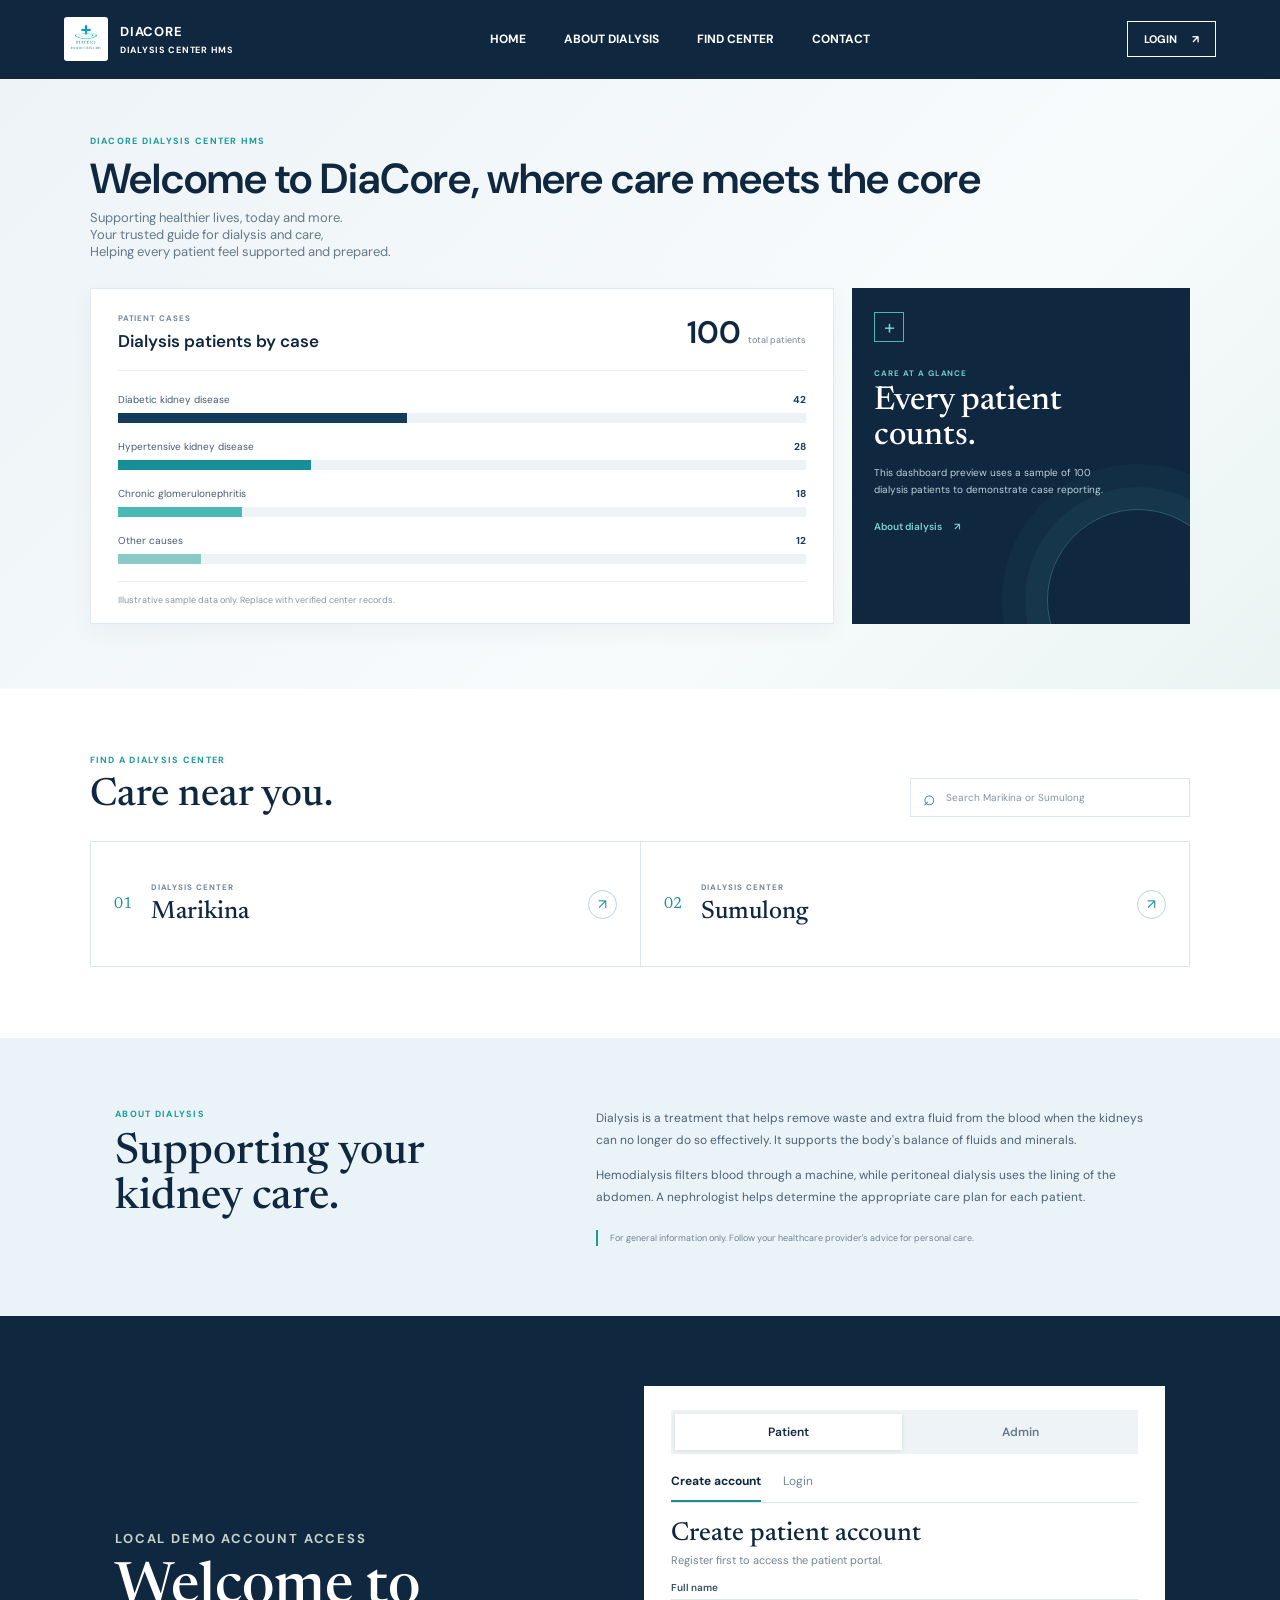
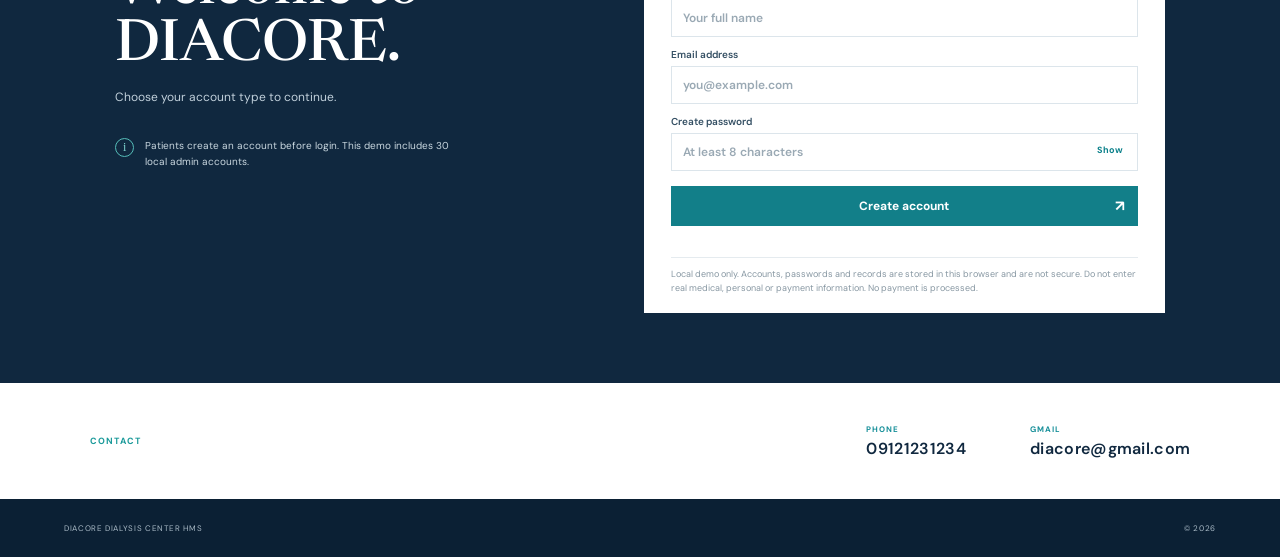
<file: index.html>
<!DOCTYPE html>
<html lang="en">
<head>
    <meta charset="UTF-8">
    <meta name="viewport" content="width=device-width, initial-scale=1.0">
    <meta name="theme-color" content="#10283f">
    <title>DIACORE Dialysis Center HMS</title>
    <link rel="preconnect" href="https://fonts.googleapis.com">
    <link rel="preconnect" href="https://fonts.gstatic.com" crossorigin>
    <link href="https://fonts.googleapis.com/css2?family=DM+Sans:wght@400;500;600;700&family=Newsreader:opsz,wght@6..72,500;6..72,600&display=swap" rel="stylesheet">
    <link rel="stylesheet" href="style.css">
    <script src="script.js" defer></script>
</head>
<body>
    <header class="dc-header">
        <a class="dc-brand" href="#top" aria-label="DIACORE Dialysis Center HMS home">
            <img src="logo.png" alt="DIACORE logo">
            <span>DIACORE <small>Dialysis Center HMS</small></span>
        </a>
        <nav class="dc-nav" aria-label="Main navigation">
            <a class="active" href="#home">Home</a>
            <a href="#about">About Dialysis</a>
            <a href="#centers">Find Center</a>
            <a href="#contact">Contact</a>
        </nav>
        <a class="dc-header-action" href="#account">Login <span aria-hidden="true">↗</span></a>
    </header>

    <main id="top" class="dc-shell">
        <section class="dashboard-section" id="home" aria-labelledby="home-title">
            <div class="dashboard-heading">
                <div>
                    <p class="dc-eyebrow">DIACORE DIALYSIS CENTER HMS</p>
                    <h1 id="home-title">Welcome to DiaCore, where care meets the core</h1>
                    <p class="dashboard-subtitle">Supporting healthier lives, today and more.<br>Your trusted guide for dialysis and care,<br>Helping every patient feel supported and prepared.</p>
                </div>
            </div>
            <div class="dashboard-grid">
                <section class="chart-panel" aria-labelledby="chart-title">
                    <div class="panel-heading">
                        <div><p class="panel-kicker">PATIENT CASES</p><h2 id="chart-title">Dialysis patients by case</h2></div>
                        <div class="total-patients"><strong>100</strong><span>total patients</span></div>
                    </div>
                    <div class="bar-chart" role="img" aria-label="Sample bar chart of 100 dialysis patients by primary case: diabetic kidney disease 42, hypertensive kidney disease 28, chronic glomerulonephritis 18, and other causes 12.">
                        <div class="chart-row"><div class="chart-label"><span>Diabetic kidney disease</span><strong>42</strong></div><div class="bar-track"><span class="bar-fill" style="--bar-value: 42%"></span></div></div>
                        <div class="chart-row"><div class="chart-label"><span>Hypertensive kidney disease</span><strong>28</strong></div><div class="bar-track"><span class="bar-fill teal-bar" style="--bar-value: 28%"></span></div></div>
                        <div class="chart-row"><div class="chart-label"><span>Chronic glomerulonephritis</span><strong>18</strong></div><div class="bar-track"><span class="bar-fill light-bar" style="--bar-value: 18%"></span></div></div>
                        <div class="chart-row"><div class="chart-label"><span>Other causes</span><strong>12</strong></div><div class="bar-track"><span class="bar-fill muted-bar" style="--bar-value: 12%"></span></div></div>
                    </div>
                    <p class="chart-footnote">Illustrative sample data only. Replace with verified center records.</p>
                </section>
                <aside class="dashboard-aside">
                    <div class="aside-icon" aria-hidden="true">+</div>
                    <p class="panel-kicker">CARE AT A GLANCE</p>
                    <h2>Every patient<br>counts.</h2>
                    <p>This dashboard preview uses a sample of 100 dialysis patients to demonstrate case reporting.</p>
                    <a href="#about">About dialysis <span aria-hidden="true">↗</span></a>
                </aside>
            </div>
        </section>

        <section class="locations-section" id="centers" aria-labelledby="locations-title">
            <div class="section-title-row">
                <div><p class="dc-eyebrow">FIND A DIALYSIS CENTER</p><h2 id="locations-title">Care near you.</h2></div>
                <label class="location-search"><span aria-hidden="true">⌕</span><span class="visually-hidden">Search locations</span><input id="location-query" type="search" placeholder="Search Marikina or Sumulong"></label>
            </div>
            <div class="location-list" id="location-list">
                <article class="location-item" data-location="marikina">
                    <span class="location-index">01</span><div><p class="panel-kicker">DIALYSIS CENTER</p><h3>Marikina</h3></div><span class="location-arrow" aria-hidden="true">↗</span>
                </article>
                <article class="location-item" data-location="sumulong">
                    <span class="location-index">02</span><div><p class="panel-kicker">DIALYSIS CENTER</p><h3>Sumulong</h3></div><span class="location-arrow" aria-hidden="true">↗</span>
                </article>
            </div>
            <p class="location-empty" id="location-empty" hidden>No matching location. Search Marikina or Sumulong.</p>
        </section>

        <section class="about-section" id="about" aria-labelledby="about-title">
            <div class="about-heading"><p class="dc-eyebrow">ABOUT DIALYSIS</p><h2 id="about-title">Supporting your<br>kidney care.</h2></div>
            <div class="about-copy">
                <p>Dialysis is a treatment that helps remove waste and extra fluid from the blood when the kidneys can no longer do so effectively. It supports the body's balance of fluids and minerals.</p>
                <p>Hemodialysis filters blood through a machine, while peritoneal dialysis uses the lining of the abdomen. A nephrologist helps determine the appropriate care plan for each patient.</p>
                <span class="medical-note">For general information only. Follow your healthcare provider's advice for personal care.</span>
            </div>
        </section>

        <section class="account-section" id="account" aria-labelledby="account-title">
            <div class="account-copy">
                <p class="dc-eyebrow">LOCAL DEMO ACCOUNT ACCESS</p>
                <h2 id="account-title">Welcome to<br>DIACORE.</h2>
                <p>Choose your account type to continue.</p>
                <div class="account-info"><span class="account-info-mark" aria-hidden="true">i</span><span>Patients create an account before login. This demo includes 30 local admin accounts.</span></div>
            </div>
            <div class="auth-panel">
                <div class="role-toggle" role="group" aria-label="Choose account type">
                    <button class="role-button active" id="patient-role" type="button" aria-pressed="true">Patient</button>
                    <button class="role-button" id="admin-role" type="button" aria-pressed="false">Admin</button>
                </div>
                <div class="auth-tabs" id="patient-tabs" role="tablist" aria-label="Patient account actions">
                    <button class="auth-tab active" id="patient-signup-tab" type="button" aria-selected="true">Create account</button>
                    <button class="auth-tab" id="patient-login-tab" type="button" aria-selected="false">Login</button>
                </div>
                <div class="auth-tabs admin-tabs" id="admin-tabs" role="tablist" aria-label="Admin account actions" hidden>
                    <span class="admin-access-label">ADMIN LOGIN · 30 PROVISIONED ACCOUNTS</span>
                </div>
                <form class="auth-form" id="patient-signup-form">
                    <h3>Create patient account</h3><p class="form-intro">Register first to access the patient portal.</p>
                    <label>Full name<input type="text" name="patient-name" placeholder="Your full name" autocomplete="name" required></label>
                    <label>Email address<input type="email" name="patient-email" placeholder="you@example.com" autocomplete="email" required></label>
                    <label>Create password<span class="password-input-wrap"><input id="patient-password" type="password" name="patient-password" placeholder="At least 8 characters" minlength="8" autocomplete="new-password" required><button class="password-toggle" type="button" data-password-toggle aria-controls="patient-password" aria-label="Show password" aria-pressed="false">Show</button></span></label>
                    <button class="auth-submit" type="submit">Create account <span aria-hidden="true">↗</span></button>
                    <p class="form-message" aria-live="polite"></p>
                </form>
                <form class="auth-form" id="patient-login-form" hidden>
                    <h3>Patient login</h3><p class="form-intro">Login is available after patient registration.</p>
                    <label>Email address<input type="email" name="patient-login-email" placeholder="you@example.com" autocomplete="email" required></label>
                    <label>Password<span class="password-input-wrap"><input id="patient-login-password" type="password" name="patient-login-password" placeholder="Enter your password" autocomplete="current-password" required><button class="password-toggle" type="button" data-password-toggle aria-controls="patient-login-password" aria-label="Show password" aria-pressed="false">Show</button></span></label>
                    <button class="auth-submit" type="submit">Login as patient <span aria-hidden="true">↗</span></button>
                    <p class="form-message" aria-live="polite"></p>
                </form>
                <form class="auth-form" id="admin-login-form" hidden>
                    <h3>Admin login</h3>
                    <p class="admin-access-label">30 DEFAULT ADMIN DEMO ACCOUNTS</p>
                    <p class="form-intro">Email: admin1@diacore.com–admin30@diacore.com<br>Passwords: adminone1–adminthirty30 (matching number).</p>
                    <label>Admin email<input type="email" name="admin-email" placeholder="admin1@diacore.com" autocomplete="username" required></label>
                    <label>Password<span class="password-input-wrap"><input id="admin-password" type="password" name="admin-password" placeholder="Enter your password" autocomplete="current-password" required><button class="password-toggle" type="button" data-password-toggle aria-controls="admin-password" aria-label="Show password" aria-pressed="false">Show</button></span></label>
                    <button class="auth-submit" type="submit">Login <span aria-hidden="true">↗</span></button>
                    <p class="form-message" aria-live="polite"></p>
                </form>
                <p class="demo-disclaimer">Local demo only. Accounts, passwords and records are stored in this browser and are not secure. Do not enter real medical, personal or payment information. No payment is processed.</p>
            </div>
        </section>

        <section class="contact-section" id="contact" aria-label="Contact number">
            <p class="dc-eyebrow">CONTACT</p>
            <div class="contact-details">
                <a href="tel:09121231234"><span>PHONE</span><strong>09121231234</strong></a>
                <a href="mailto:diacore@gmail.com"><span>GMAIL</span><strong>diacore@gmail.com</strong></a>
            </div>
        </section>
    </main>

    <footer class="dc-footer">
        <span>DIACORE DIALYSIS CENTER HMS</span><span>© 2026</span>
    </footer>
</body>
</html>
</file>
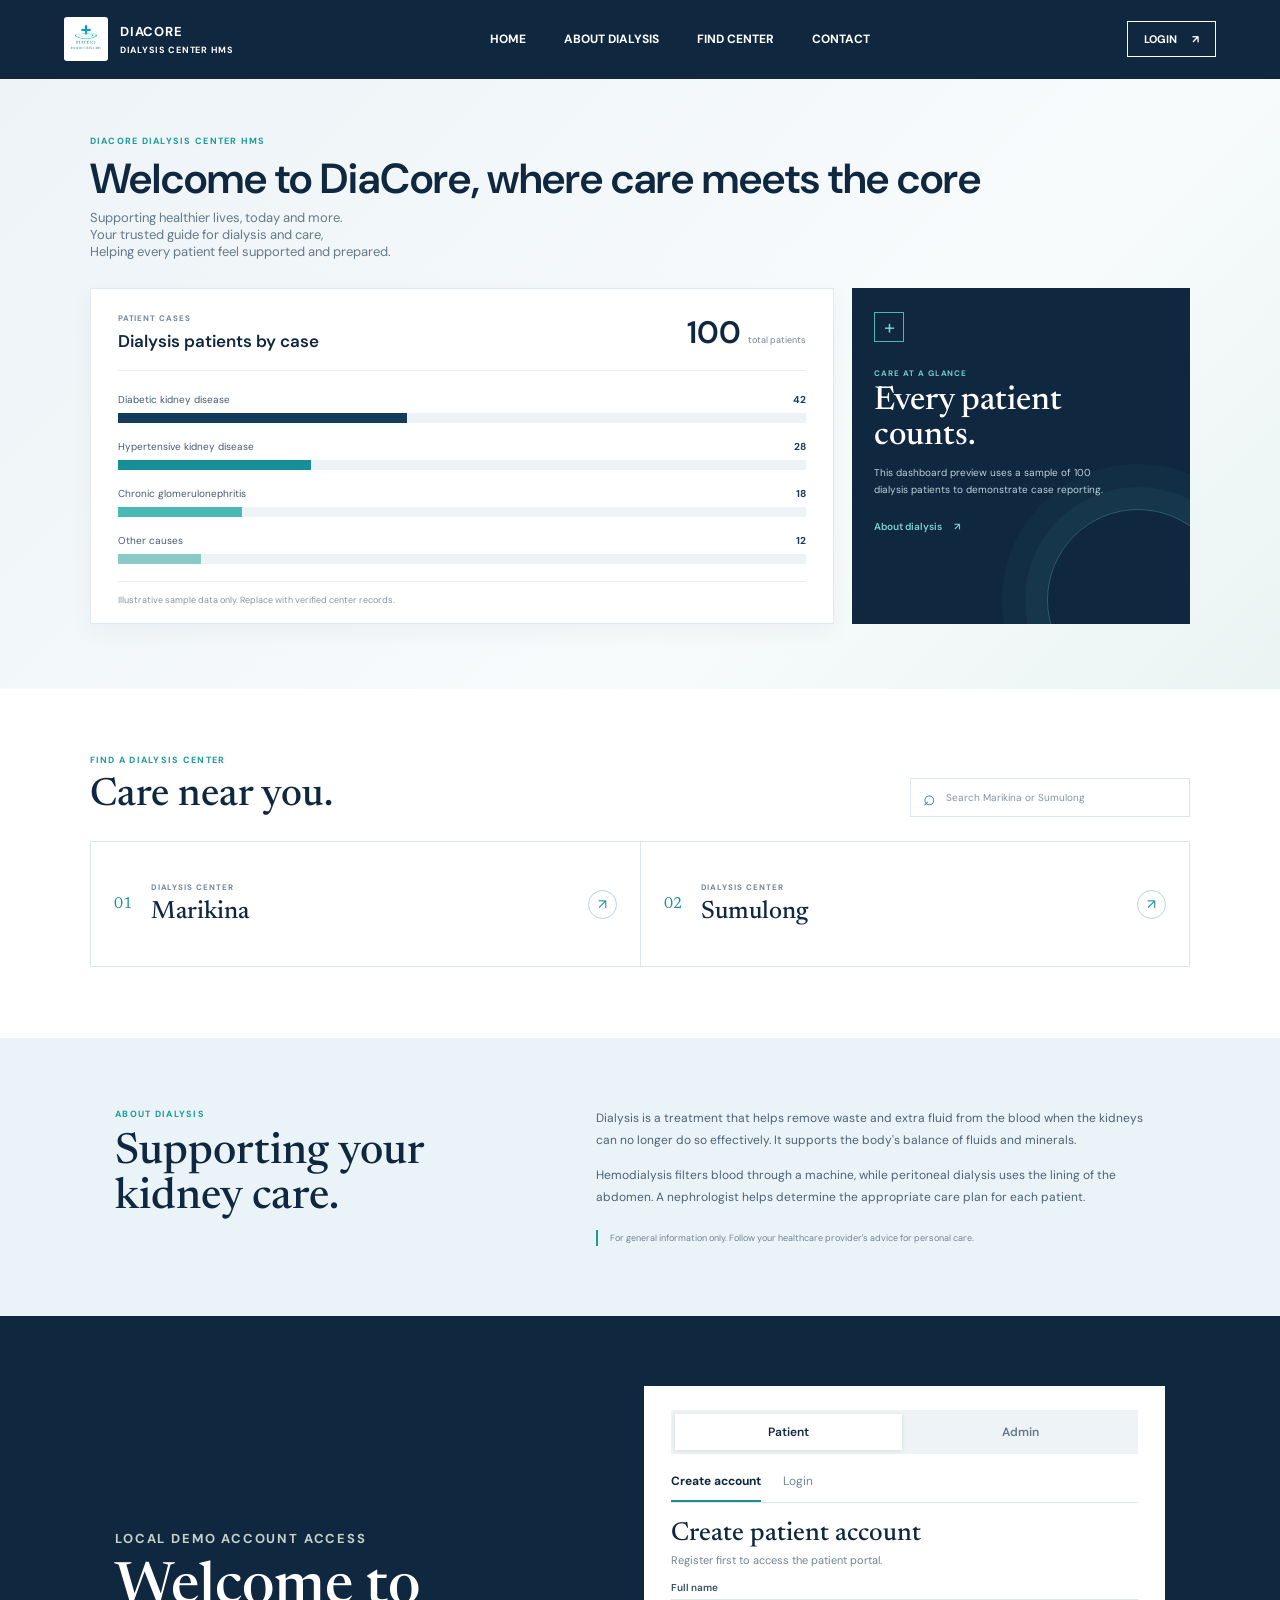
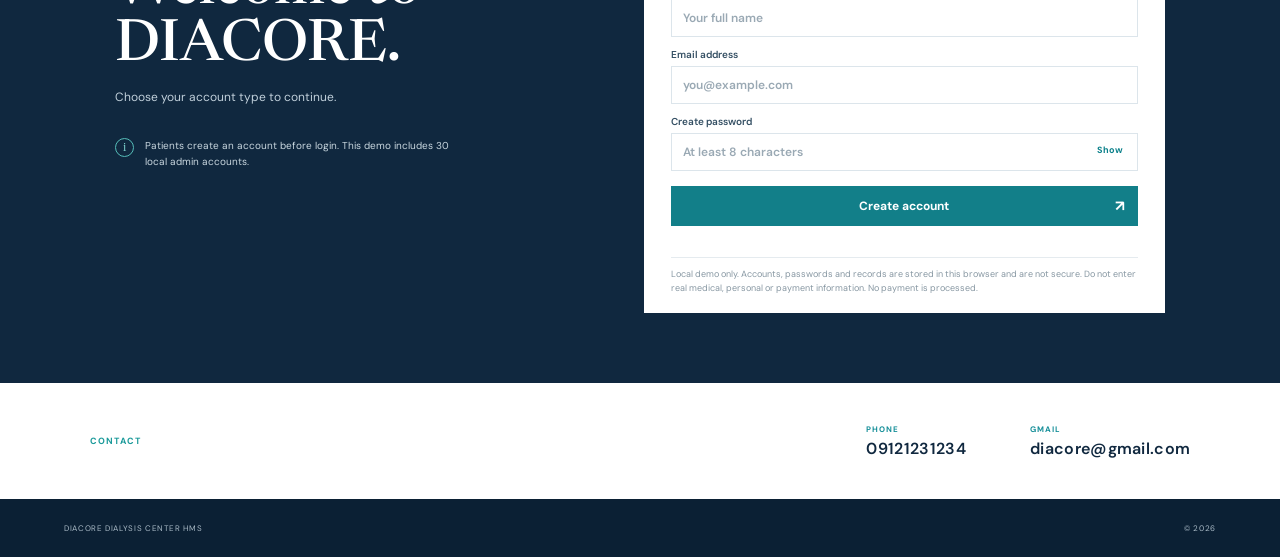
<file: admin.html>
<!DOCTYPE html>
<html lang="en">
<head>
	<meta charset="UTF-8">
	<meta name="viewport" content="width=device-width, initial-scale=1.0">
	<meta name="theme-color" content="#10283f">
	<title>Admin Portal | DIACORE Dialysis Center HMS</title>
	<link rel="preconnect" href="https://fonts.googleapis.com">
	<link rel="preconnect" href="https://fonts.gstatic.com" crossorigin>
	<link href="https://fonts.googleapis.com/css2?family=DM+Sans:wght@400;500;600;700&family=Newsreader:opsz,wght@6..72,500;6..72,600&display=swap" rel="stylesheet">
	<link rel="stylesheet" href="style.css">
	<script src="script.js" defer></script>
</head>
<body data-page="admin">
	<header class="portal-header">
		<button class="menu-toggle" id="menu-toggle" type="button" aria-label="Open navigation menu" aria-expanded="false" aria-controls="portal-menu">
			<span class="hamburger-icon" aria-hidden="true"><i></i><i></i><i></i></span>
		</button>
		<a class="portal-brand" href="index.html" aria-label="DIACORE home">
			<img src="logo.png" alt="">
			<span>DIACORE <small>ADMIN PORTAL</small></span>
		</a>
		<div class="portal-header-actions"><span id="portal-user"></span><button id="logout-button" class="logout-button" type="button">Logout</button></div>
	</header>
	<aside class="portal-menu" id="portal-menu" aria-label="Admin navigation">
		<div class="menu-heading"><span>ADMIN MENU</span><button id="menu-close" type="button" aria-label="Close navigation menu">×</button></div>
		<nav class="portal-nav">
			<a href="#dashboard" data-view="dashboard">Dashboard</a>
			<a href="#billing" data-view="billing">Billing</a>
			<a href="#profile" data-view="profile">Profile</a>
			<a href="#schedule" data-view="schedule">Schedule</a>
			<a href="#patients" data-view="patients">Patient</a>
			<a href="#announcements" data-view="announcements">Announcement</a>
			<a href="#reports" data-view="reports">Report</a>
			<a href="#messages" data-view="messages">Message</a>
		</nav>
		<p class="menu-footnote">DIACORE DIALYSIS CENTER HMS</p>
	</aside>
	<main class="portal-main">
		<div class="portal-title-row"><div><p class="portal-kicker">DIACORE DIALYSIS CENTER HMS</p><h1 id="view-title">Dashboard</h1></div><span class="demo-chip">LOCAL DEMO</span></div>
		<div id="portal-content" class="portal-content" aria-live="polite"></div>
	</main>
	<footer class="portal-footer"><span>DIACORE DIALYSIS CENTER HMS</span><span>Local demo data is stored in this browser.</span></footer>
</body>
</html>
</file>
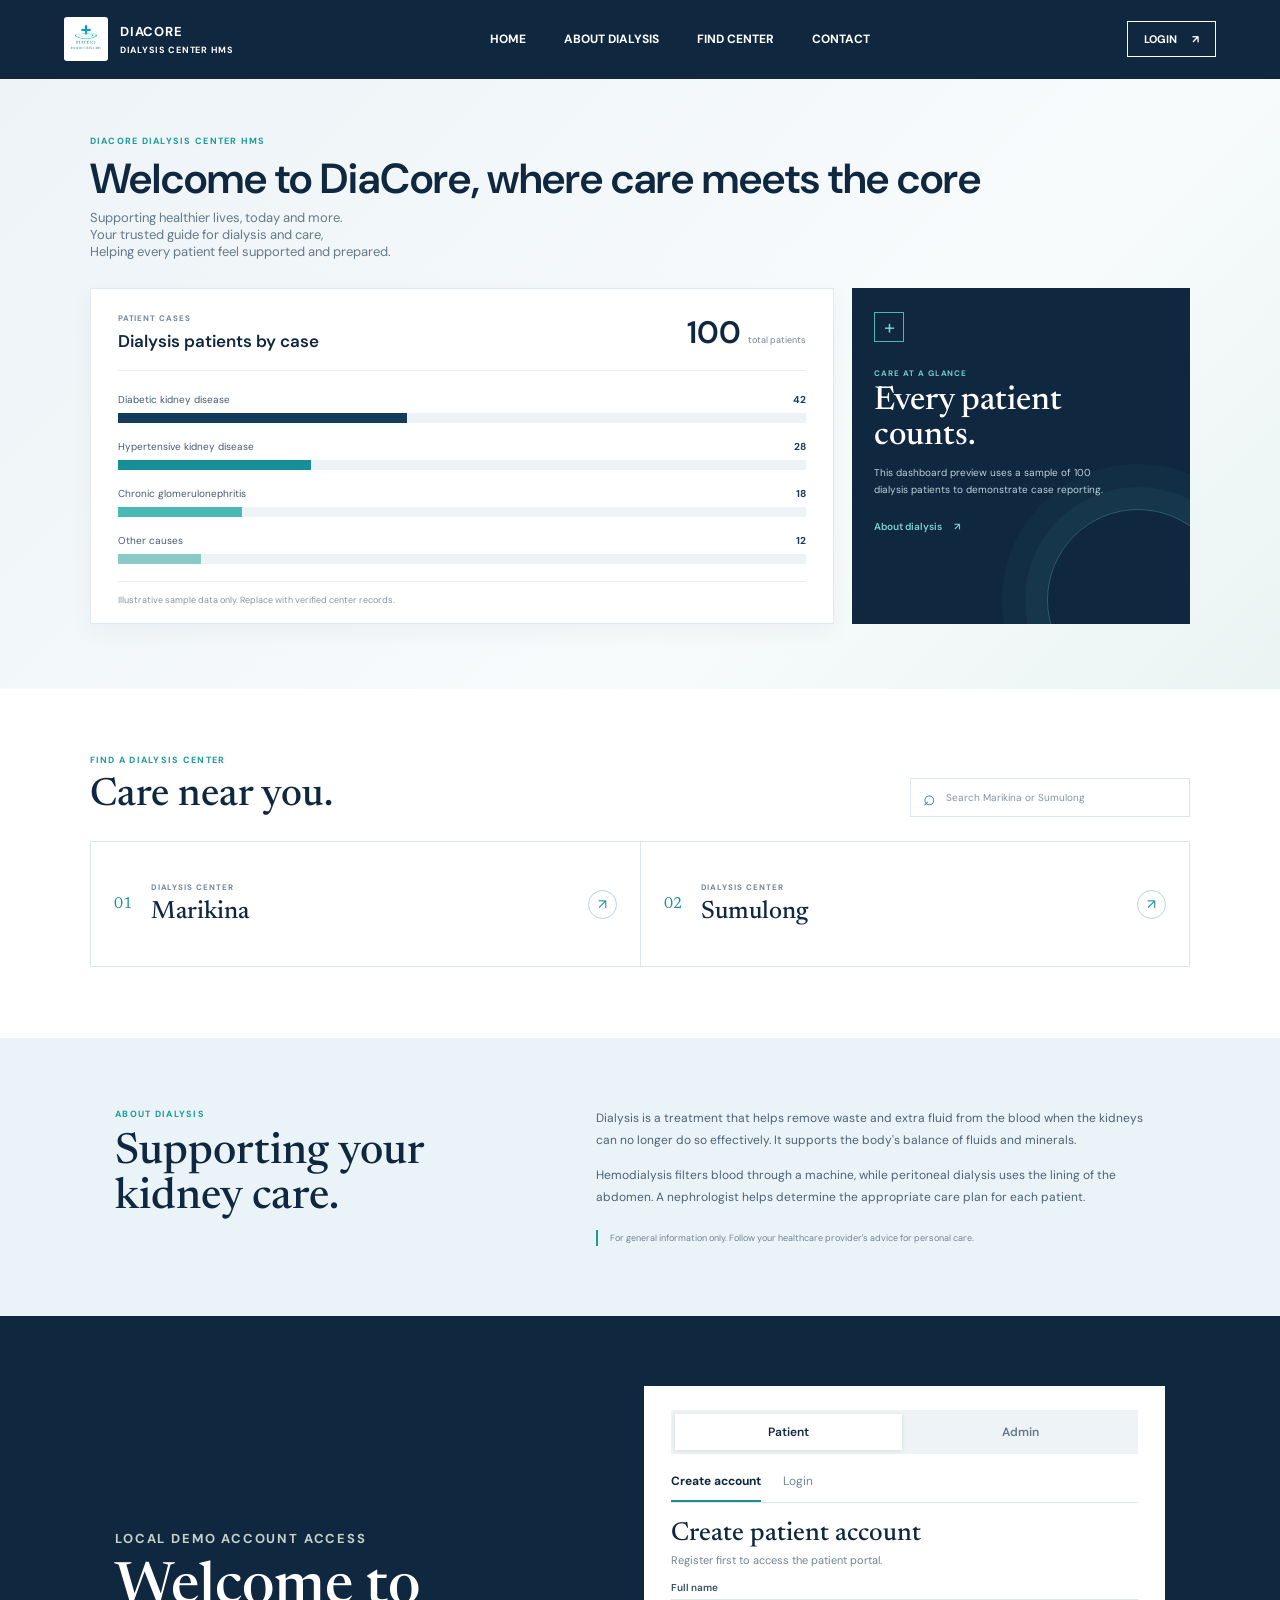
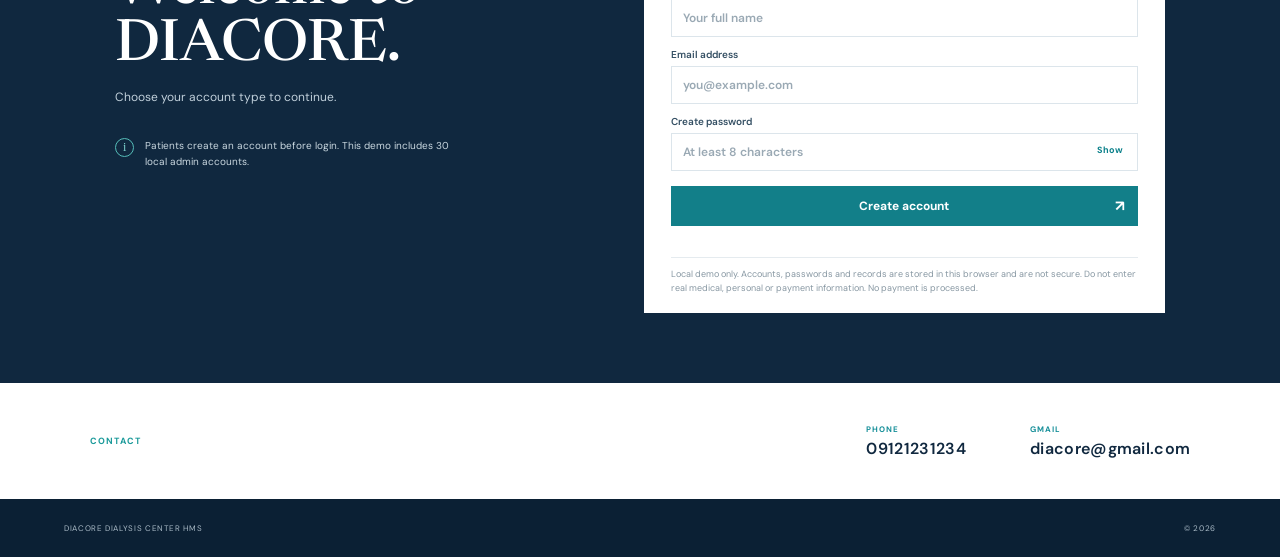
<file: patient.html>
<!DOCTYPE html>
<html lang="en">
<head>
	<meta charset="UTF-8">
	<meta name="viewport" content="width=device-width, initial-scale=1.0">
	<meta name="theme-color" content="#10283f">
	<title>Patient Portal | DIACORE Dialysis Center HMS</title>
	<link rel="preconnect" href="https://fonts.googleapis.com">
	<link rel="preconnect" href="https://fonts.gstatic.com" crossorigin>
	<link href="https://fonts.googleapis.com/css2?family=DM+Sans:wght@400;500;600;700&family=Newsreader:opsz,wght@6..72,500;6..72,600&display=swap" rel="stylesheet">
	<link rel="stylesheet" href="style.css">
	<script src="script.js" defer></script>
</head>
<body data-page="patient">
	<header class="portal-header">
		<button class="menu-toggle" id="menu-toggle" type="button" aria-label="Open navigation menu" aria-expanded="false" aria-controls="portal-menu">
			<span class="hamburger-icon" aria-hidden="true"><i></i><i></i><i></i></span>
		</button>
		<a class="portal-brand" href="index.html" aria-label="DIACORE home">
			<img src="logo.png" alt="">
			<span>DIACORE <small>PATIENT PORTAL</small></span>
		</a>
		<div class="portal-header-actions"><span id="portal-user"></span><button id="logout-button" class="logout-button" type="button">Logout</button></div>
	</header>
	<aside class="portal-menu" id="portal-menu" aria-label="Patient navigation">
		<div class="menu-heading"><span>PATIENT MENU</span><button id="menu-close" type="button" aria-label="Close navigation menu">×</button></div>
		<nav class="portal-nav">
			<a href="#announcements" data-view="announcements">Announcement</a>
			<a href="#profile" data-view="profile">Profile</a>
			<a href="#notes" data-view="notes">Nurses notes</a>
			<a href="#schedule" data-view="schedule">Schedule</a>
			<a href="#billing" data-view="billing">Billing</a>
			<a href="#notifications" data-view="notifications">Notification</a>
			<a href="#messages" data-view="messages">Message</a>
		</nav>
		<p class="menu-footnote">DIACORE DIALYSIS CENTER HMS</p>
	</aside>
	<main class="portal-main">
		<div class="portal-title-row"><div><p class="portal-kicker">DIACORE DIALYSIS CENTER HMS</p><h1 id="view-title">Announcement</h1></div><span class="demo-chip">LOCAL DEMO</span></div>
		<div id="portal-content" class="portal-content" aria-live="polite"></div>
	</main>
	<footer class="portal-footer"><span>DIACORE DIALYSIS CENTER HMS</span><span>Your portal shows only the account signed in here.</span></footer>
</body>
</html>
</file>
<file: style.css>
:root {
	 color-scheme: light;
	 --ink: #19342e;
	 --muted: #6b7d76;
	 --green: #245b4d;
	 --green-dark: #173f35;
	 --lime: #d9edbd;
	 --paper: #f5f8f3;
	 --line: #dce5dc;
	 --coral: #d76a4d;
	 font-family: "DM Sans", sans-serif;
	 font-synthesis: none;
	 text-rendering: optimizeLegibility;
 }

 * { box-sizing: border-box; }
 [hidden] { display: none !important; }
 html { scroll-behavior: smooth; }
 body { margin: 0; color: var(--ink); background: #fff; }
 a { color: inherit; text-decoration: none; }
 button, input { font: inherit; }
 button { cursor: pointer; }
 .visually-hidden { position: absolute; width: 1px; height: 1px; padding: 0; margin: -1px; overflow: hidden; clip: rect(0, 0, 0, 0); white-space: nowrap; border: 0; }

 .site-header { height: 78px; padding: 0 max(5.5vw, 24px); display: flex; align-items: center; justify-content: space-between; border-bottom: 1px solid #e9eee8; background: rgba(255,255,255,.96); }
 .brand { display: inline-flex; align-items: center; gap: 10px; flex-shrink: 0; }
 .brand-mark { width: 35px; height: 35px; display: grid; place-items: center; border-radius: 50%; background: var(--green); color: #fff; font: 600 23px "Newsreader", serif; }
 .brand-name { font-weight: 700; font-size: 14px; letter-spacing: .04em; }
 .brand-name small { margin-left: 4px; color: var(--green); font-size: 10px; letter-spacing: .1em; }
 .main-nav { display: flex; align-items: center; gap: 38px; height: 100%; }
 .nav-link { height: 100%; display: flex; align-items: center; position: relative; color: #65766f; font-size: 13px; }
 .nav-link.active { color: var(--ink); font-weight: 600; }
 .nav-link.active::after { content: ""; position: absolute; bottom: 0; height: 2px; width: 100%; background: var(--green); }
 .header-action { padding: 11px 17px; border: 1px solid var(--green); border-radius: 3px; color: var(--green); font-size: 13px; font-weight: 600; }
 .header-action span { margin-left: 13px; }

 .hero { min-height: 510px; display: grid; grid-template-columns: 1fr 1.05fr; padding: 52px max(5.5vw, 24px) 58px; background: var(--paper); position: relative; overflow: hidden; }
 .hero-copy { align-self: center; padding: 10px 4vw 10px 0; position: relative; z-index: 1; }
 .eyebrow { margin: 0 0 17px; color: var(--green); font-size: 10px; font-weight: 700; letter-spacing: .15em; }
 .eyebrow-dot { display: inline-block; width: 7px; height: 7px; margin-right: 9px; border-radius: 50%; background: var(--coral); }
 h1, h2, .auth-form h3 { font-family: "Newsreader", Georgia, serif; font-weight: 500; letter-spacing: 0; }
 .hero h1 { margin: 0; font-size: clamp(54px, 6.2vw, 84px); line-height: .94; }
 .hero h1 em { color: var(--green); font-weight: 500; }
 .hero-description { max-width: 385px; margin: 21px 0 25px; color: #62746d; font-size: 14px; line-height: 1.75; }
 .search-form { display: flex; width: min(100%, 490px); padding: 5px; background: #fff; border: 1px solid #e1e8df; box-shadow: 0 9px 28px rgba(27, 58, 47, .06); }
 .search-field { min-width: 0; flex: 1; display: flex; align-items: center; padding: 0 13px; }
 .search-icon { margin-right: 10px; color: var(--green); font-size: 25px; line-height: 1; }
 .search-field input { width: 100%; min-width: 0; padding: 12px 0; border: 0; outline: 0; color: var(--ink); font-size: 12px; }
 .search-field input::placeholder { color: #89968f; }
 .search-button, .auth-submit { border: 0; background: var(--green); color: #fff; font-size: 12px; font-weight: 600; }
 .search-button { padding: 0 18px; white-space: nowrap; }
 .search-button span { margin-left: 12px; }
 .hero-footnote { margin-top: 17px; color: #718079; font-size: 11px; }
 .pin-icon { margin-right: 5px; color: var(--coral); font-size: 17px; vertical-align: -1px; }
 .hero-visual { min-height: 390px; position: relative; overflow: hidden; background: #7c9c8b url("https://images.unsplash.com/photo-1576091160399-112ba8d25d1d?auto=format&fit=crop&w=1400&q=85") center 43% / cover no-repeat; }
 .hero-visual::before { content: ""; position: absolute; inset: 0; background: linear-gradient(180deg, transparent 48%, rgba(18, 50, 41, .56)); }
 .visual-caption { position: absolute; left: 24px; bottom: 24px; display: flex; gap: 11px; align-items: center; color: #fff; font-size: 11px; line-height: 1.6; }
 .visual-caption strong { font-size: 14px; font-weight: 600; }
 .caption-pulse { width: 11px; height: 11px; border-radius: 50%; background: #d9edbd; box-shadow: 0 0 0 5px rgba(217,237,189,.2); }
 .hero-stamp { position: absolute; top: 19px; right: 18px; display: flex; gap: 6px; align-items: center; padding: 9px 11px; background: #fff; color: var(--green); font-size: 8px; font-weight: 700; letter-spacing: .08em; }
 .hero-index { position: absolute; right: 5.5vw; bottom: 22px; display: flex; align-items: center; gap: 11px; color: #73817b; font-size: 9px; }
 .hero-index span { width: 30px; height: 1px; background: var(--green); }

 .centers-section { padding: 83px max(5.5vw, 24px) 75px; }
 .section-heading { display: flex; justify-content: space-between; align-items: end; gap: 25px; margin-bottom: 34px; }
 .section-heading .eyebrow { margin-bottom: 12px; }
 h2 { margin: 0; font-size: clamp(36px, 4vw, 50px); line-height: 1.05; }
 .section-intro { max-width: 290px; margin: 0 0 4px; color: var(--muted); font-size: 13px; line-height: 1.7; }
 .directory-toolbar { display: flex; justify-content: space-between; align-items: center; gap: 15px; margin-bottom: 19px; border-bottom: 1px solid var(--line); }
 .region-tabs { display: flex; align-items: center; gap: 25px; overflow-x: auto; }
 .region-tab { padding: 0 0 13px; border: 0; border-bottom: 2px solid transparent; background: transparent; color: #77867f; white-space: nowrap; font-size: 11px; }
 .region-tab span { margin-left: 5px; color: #9ba69f; font-size: 9px; }
 .region-tab.selected { border-bottom-color: var(--green); color: var(--green-dark); font-weight: 700; }
 .results-count { flex-shrink: 0; margin: 0 0 13px; color: #7b8982; font-size: 10px; }
 .center-grid { display: grid; grid-template-columns: repeat(3, minmax(0, 1fr)); border-top: 1px solid var(--line); border-left: 1px solid var(--line); }
 .center-card { min-height: 213px; padding: 22px 23px 17px; border-right: 1px solid var(--line); border-bottom: 1px solid var(--line); display: flex; flex-direction: column; transition: background .2s ease; }
 .center-card:hover { background: #f5f8f3; }
 .center-card-featured { background: #f5f8f3; }
 .center-card-top, .center-card-bottom { display: flex; justify-content: space-between; align-items: center; }
 .center-type { color: var(--green); font-size: 8px; font-weight: 700; letter-spacing: .1em; }
 .center-number { color: #a4b0a9; font: 13px "Newsreader", serif; }
 .center-card h3 { margin: 22px 0 10px; font: 500 24px/1.05 "Newsreader", Georgia, serif; }
 .center-address { margin: 0 0 17px; color: #7d8983; font-size: 10px; }
 .center-address span { padding-right: 4px; color: var(--coral); font-size: 15px; vertical-align: -1px; }
 .center-card-bottom { margin-top: auto; padding-top: 11px; border-top: 1px solid #e7ece6; }
 .open-status { color: #64756d; font-size: 9px; }
 .open-status i { display: inline-block; width: 6px; height: 6px; margin-right: 5px; border-radius: 50%; background: #7ca75d; }
 .center-card-bottom a { width: 25px; height: 25px; display: grid; place-items: center; border: 1px solid #cbd8ce; border-radius: 50%; color: var(--green); font-size: 13px; }
 .no-results { padding: 28px 0; color: var(--muted); font-size: 13px; }
 .directory-note { margin: 13px 0 0; color: #9aa59e; font-size: 9px; }

 .account-section { display: grid; grid-template-columns: 1fr 1fr; gap: 8vw; align-items: center; padding: 77px max(9vw, 24px); background: var(--green-dark); color: #fff; }
 .account-copy .eyebrow { color: var(--lime); }
 .account-copy h2 { font-size: clamp(42px, 5vw, 62px); }
 .account-copy > p:not(.eyebrow) { max-width: 390px; color: #c3d1c9; font-size: 13px; line-height: 1.75; }
 .account-points { display: flex; align-items: center; gap: 13px; margin-top: 20px; color: #ecf1eb; font-size: 11px; }
 .account-points span { color: #b6d38f; font: 15px "Newsreader", serif; }
 .auth-panel { padding: 25px 29px 20px; background: #fff; color: var(--ink); }
 .auth-tabs { display: flex; gap: 22px; border-bottom: 1px solid var(--line); }
 .auth-tab { padding: 0 0 12px; border: 0; border-bottom: 2px solid transparent; background: transparent; color: #7c8983; font-size: 12px; }
 .auth-tab.active { border-bottom-color: var(--green); color: var(--green-dark); font-weight: 700; }
 .auth-form { padding-top: 21px; }
 .auth-form h3 { margin: 0 0 4px; font-size: 27px; }
 .form-intro { margin: 0 0 17px; color: var(--muted); font-size: 11px; }
 .auth-form label { display: block; margin-top: 13px; color: #435a50; font-size: 10px; font-weight: 600; }
 .auth-form input { width: 100%; margin-top: 6px; padding: 11px 12px; border: 1px solid #dce5dc; border-radius: 2px; outline-color: var(--green); color: var(--ink); font-size: 11px; }
 .auth-form input::placeholder { color: #a2ada6; }
 .auth-submit { width: 100%; min-height: 42px; margin-top: 17px; display: flex; justify-content: space-between; align-items: center; padding: 0 14px; }
 .auth-submit span { font-size: 16px; }
 .form-message { min-height: 14px; margin: 9px 0 0; color: var(--green); font-size: 10px; }
 .demo-disclaimer { margin: 8px 0 0; color: #87938c; font-size: 9px; line-height: 1.5; }

 .about-strip { min-height: 128px; padding: 28px max(5.5vw, 24px); display: flex; align-items: center; gap: 22px; border-bottom: 1px solid #e5ebe4; }
 .about-mark { width: 48px; height: 48px; flex-shrink: 0; display: grid; place-items: center; border: 1px solid #b8cbbd; border-radius: 50%; color: var(--green); font: 27px "Newsreader", serif; }
 .about-strip p { max-width: 510px; margin: 0; color: #66766f; font-size: 12px; line-height: 1.7; }
 .about-strip p strong { color: var(--ink); }
 .about-strip > a { margin-left: auto; color: var(--green); font-size: 11px; font-weight: 700; white-space: nowrap; }
 .about-strip > a span { margin-left: 10px; }
 .site-footer { min-height: 78px; padding: 18px max(5.5vw, 24px); display: flex; align-items: center; gap: 26px; }
 .footer-brand .brand-mark { width: 29px; height: 29px; font-size: 19px; }
 .footer-brand .brand-name { font-size: 11px; }
 .site-footer > p, .site-footer > a:not(.brand), .footer-copy { color: #819087; font-size: 9px; }
 .site-footer > a:not(.brand) { margin-left: auto; color: var(--green); font-weight: 600; }
 .site-footer > a:not(.brand) span { margin-left: 8px; }

 @media (max-width: 800px) {
	 .site-header { height: 68px; }
	 .main-nav { gap: 18px; }
	 .hero { grid-template-columns: 1fr 1fr; min-height: 440px; padding-top: 40px; padding-bottom: 46px; }
	 .hero-visual { min-height: 340px; }
	 .hero h1 { font-size: clamp(50px, 7vw, 68px); }
	 .center-card { padding: 18px 15px 15px; }
	 .center-card h3 { font-size: 21px; }
	 .account-section { gap: 5vw; padding-left: 6vw; padding-right: 6vw; }
 }
 @media (max-width: 600px) {
	 .site-header { padding: 0 18px; }
	 .main-nav { gap: 14px; }
	 .nav-link { font-size: 10px; }
	 .main-nav a:nth-child(2) { display: none; }
	 .header-action { padding: 9px 11px; font-size: 11px; }
	 .header-action span { margin-left: 5px; }
	 .brand-mark { width: 31px; height: 31px; }
	 .brand-name { font-size: 12px; }
	 .hero { grid-template-columns: 1fr; padding: 41px 20px 40px; }
	 .hero-copy { padding: 0; }
	 .hero h1 { font-size: 64px; }
	 .hero-description { margin: 16px 0 19px; font-size: 13px; }
	 .search-form { width: 100%; }
	 .search-button { padding: 0 12px; font-size: 10px; }
	 .search-button span { margin-left: 5px; }
	 .hero-visual { min-height: 245px; margin-top: 29px; }
	 .hero-index { display: none; }
	 .centers-section { padding: 57px 20px 53px; }
	 .section-heading { display: block; margin-bottom: 26px; }
	 h2 { font-size: 40px; }
	 .section-intro { margin-top: 13px; }
	 .directory-toolbar { display: block; border: 0; }
	 .region-tabs { gap: 20px; border-bottom: 1px solid var(--line); }
	 .results-count { margin-top: 12px; }
	 .center-grid { grid-template-columns: 1fr; }
	 .center-card { min-height: 184px; padding: 18px 19px 15px; }
	 .center-card h3 { margin-top: 17px; font-size: 24px; }
	 .account-section { grid-template-columns: 1fr; gap: 28px; padding: 53px 20px; }
	 .account-copy h2 { font-size: 50px; }
	 .auth-panel { padding: 23px 20px 17px; }
	 .about-strip { min-height: unset; flex-wrap: wrap; gap: 14px; padding: 23px 20px; }
	 .about-strip p { flex: 1; min-width: 190px; }
	 .about-strip > a { margin-left: 62px; }
	 .site-footer { padding: 20px; flex-wrap: wrap; gap: 12px 18px; }
	 .site-footer > p { margin: 0; }
	 .site-footer > a:not(.brand) { margin-left: auto; }
	 .footer-copy { width: 100%; }
 }
 @media (prefers-reduced-motion: reduce) {
	 html { scroll-behavior: auto; }
	 *, *::before, *::after { transition-duration: .01ms !important; }
 }

 body { background: #f4f7fa; color: #142d45; }
 .dc-shell {
	 --navy: #10283f;
	 --navy-soft: #1b3a55;
	 --teal: #1b9a9a;
	 --teal-light: #d9f0ef;
	 --white: #fff;
	 --ink-soft: #526678;
	 --border: #dce5eb;
	 max-width: 1600px;
	 min-height: 70vh;
	 margin: 0 auto;
	 color: var(--navy);
 }
 .dc-header { min-height: 78px; padding: 0 max(5vw, 22px); display: flex; align-items: center; justify-content: space-between; gap: 24px; background: var(--navy); color: #fff; }
 .dc-brand { display: flex; align-items: center; gap: 12px; color: #fff; font-size: 13px; font-weight: 700; letter-spacing: .06em; white-space: nowrap; }
 .dc-brand img { width: 44px; height: 44px; object-fit: contain; background: #fff; border-radius: 3px; }
 .dc-brand small { display: block; margin-top: 4px; color: #a9c2d1; font-size: 9px; font-weight: 500; letter-spacing: .08em; }
 .dc-nav { display: flex; align-items: center; gap: clamp(15px, 3vw, 38px); height: 78px; }
 .dc-nav a { height: 100%; display: flex; align-items: center; position: relative; color: #cad8e1; font-size: 12px; white-space: nowrap; }
 .dc-nav a:hover, .dc-nav a.active { color: #fff; }
 .dc-nav a.active::after { content: ""; position: absolute; right: 0; bottom: 0; left: 0; height: 3px; background: var(--teal); }
 .dc-header-action { padding: 10px 16px; border: 1px solid #4cb8b6; color: #fff; font-size: 11px; white-space: nowrap; }
 .dc-header-action span { margin-left: 12px; color: #77d2ce; }
 .dashboard-section { padding: 56px max(7vw, 24px) 65px; background: linear-gradient(135deg, #edf3f7 0%, #f8fbfc 64%, #eaf4f3 100%); }
 .dashboard-heading { display: flex; align-items: end; justify-content: space-between; gap: 20px; margin-bottom: 28px; }
 .dc-eyebrow { margin: 0 0 10px; color: var(--teal, #158e91); font-size: 9px; font-weight: 700; letter-spacing: .14em; }
 .dashboard-heading h1 { margin: 0; color: #10283f; font: 600 42px/1.05 "DM Sans", sans-serif; }
 .dashboard-subtitle { margin: 8px 0 0; color: #64798a; font-size: 13px; }
 .dashboard-grid { display: grid; grid-template-columns: minmax(0, 1.65fr) minmax(230px, .75fr); gap: 18px; }
 .chart-panel { padding: 24px 27px 17px; background: #fff; border: 1px solid #e1e9ee; box-shadow: 0 8px 24px rgba(16,40,63,.045); }
 .panel-heading { display: flex; justify-content: space-between; align-items: start; gap: 15px; padding-bottom: 18px; border-bottom: 1px solid #e9eef2; }
 .panel-kicker { margin: 0 0 7px; color: #72889a; font-size: 8px; font-weight: 700; letter-spacing: .12em; }
 .panel-heading h2 { margin: 0; color: var(--navy, #10283f); font: 600 17px/1.3 "DM Sans", sans-serif; }
 .total-patients { display: flex; align-items: baseline; gap: 7px; white-space: nowrap; }
 .total-patients strong { color: #10283f; font: 600 31px/1 "DM Sans", sans-serif; }
 .total-patients span { color: #718596; font-size: 9px; }
 .bar-chart { display: grid; gap: 17px; padding: 22px 0 17px; }
 .chart-row { display: grid; gap: 7px; }
 .chart-label { display: flex; justify-content: space-between; gap: 12px; color: #455c70; font-size: 10px; }
 .chart-label strong { color: #183c57; font-size: 10px; }
 .bar-track { height: 10px; overflow: hidden; background: #edf2f5; }
 .bar-fill { display: block; width: var(--bar-value); height: 100%; background: #153b5a; animation: grow-bar .75s ease-out both; transform-origin: left; }
 .teal-bar { background: #168f99; animation-delay: .08s; }
 .light-bar { background: #48b9b4; animation-delay: .16s; }
 .muted-bar { background: #8bc9c6; animation-delay: .24s; }
 @keyframes grow-bar { from { transform: scaleX(0); } to { transform: scaleX(1); } }
 .chart-footnote { margin: 0; padding-top: 12px; border-top: 1px solid #e9eef2; color: #8696a1; font-size: 9px; }
 .dashboard-aside { min-height: 285px; padding: 24px 22px; position: relative; overflow: hidden; background: #10283f; color: #fff; }
 .dashboard-aside::after { content: ""; position: absolute; right: -39px; bottom: -67px; width: 180px; height: 180px; border: 1px solid rgba(88,194,190,.34); border-radius: 50%; box-shadow: 0 0 0 22px rgba(88,194,190,.05), 0 0 0 45px rgba(88,194,190,.04); }
 .aside-icon { width: 30px; height: 30px; margin-bottom: 26px; display: grid; place-items: center; border: 1px solid #4eb7b4; color: #78d2cd; font-size: 20px; }
 .dashboard-aside .panel-kicker { color: #77cac8; }
 .dashboard-aside h2 { margin: 0; color: #fff; font: 500 33px/1.05 "Newsreader", Georgia, serif; }
 .dashboard-aside > p:not(.panel-kicker) { max-width: 230px; color: #bed0dc; font-size: 10px; line-height: 1.7; }
 .dashboard-aside a { display: inline-block; margin-top: 12px; color: #7ad1ce; font-size: 10px; font-weight: 600; }
 .dashboard-aside a span { margin-left: 10px; }
 .locations-section { padding: 65px max(7vw, 24px) 71px; background: #fff; }
 .section-title-row { display: flex; justify-content: space-between; align-items: end; gap: 20px; margin-bottom: 24px; }
 .section-title-row h2, .about-heading h2 { margin: 0; color: #10283f; font: 500 39px/1.05 "Newsreader", Georgia, serif; }
 .location-search { width: min(100%, 280px); display: flex; align-items: center; gap: 10px; padding: 0 12px; border: 1px solid #dce5eb; color: #168f99; }
 .location-search > span:first-child { font-size: 21px; }
 .location-search input { width: 100%; min-width: 0; padding: 12px 0; border: 0; outline: 0; color: #10283f; font-size: 10px; }
 .location-search input::placeholder { color: #8394a1; }
 .location-list { display: grid; grid-template-columns: repeat(2, minmax(0,1fr)); border-top: 1px solid #dce5eb; border-left: 1px solid #dce5eb; }
 .location-item { min-height: 125px; padding: 20px 23px; display: flex; align-items: center; gap: 19px; border-right: 1px solid #dce5eb; border-bottom: 1px solid #dce5eb; background: #fff; transition: background .2s ease; }
 .location-item:hover { background: #f2f8fa; }
 .location-index { color: #178f96; font: 16px "Newsreader", Georgia, serif; }
 .location-item .panel-kicker { margin-bottom: 7px; }
 .location-item h3 { margin: 0; color: #10283f; font: 500 25px/1.1 "Newsreader", Georgia, serif; }
 .location-arrow { margin-left: auto; width: 29px; height: 29px; display: grid; place-items: center; border: 1px solid #bfd0db; border-radius: 50%; color: #168f99; font-size: 14px; }
 .location-empty { color: #62798b; font-size: 12px; }
 .about-section { display: grid; grid-template-columns: .8fr 1.2fr; gap: 8vw; padding: 70px max(9vw, 24px); background: #eaf3f7; }
 .about-heading h2 { font-size: 43px; }
 .about-copy { max-width: 600px; color: #4d6374; font-size: 12px; line-height: 1.8; }
 .about-copy p { margin: 0 0 14px; }
 .medical-note { display: block; margin-top: 21px; padding-left: 12px; border-left: 2px solid #199c9d; color: #708493; font-size: 9px; }
 .account-section { display: grid; grid-template-columns: .9fr 1.1fr; gap: 8vw; align-items: center; padding: 70px max(9vw, 24px); background: #10283f; color: #fff; }
 .account-copy .dc-eyebrow { color: #68cfca; }
 .account-copy h2 { margin: 0; color: #fff; font: 500 clamp(42px, 5vw, 58px)/.98 "Newsreader", Georgia, serif; }
 .account-copy > p:not(.dc-eyebrow) { color: #c1d0db; font-size: 12px; }
 .account-info { max-width: 355px; margin-top: 30px; display: flex; gap: 11px; align-items: start; color: #cad8e0; font-size: 10px; line-height: 1.65; }
 .account-info-mark { width: 19px; height: 19px; flex-shrink: 0; display: grid; place-items: center; border: 1px solid #55bcb8; border-radius: 50%; color: #81d6d1; font: 12px Georgia, serif; }
 .auth-panel { padding: 24px 27px 17px; background: #fff; color: #10283f; }
 .role-toggle { display: grid; grid-template-columns: 1fr 1fr; gap: 4px; padding: 4px; background: #edf3f6; }
 .role-button { min-height: 36px; border: 0; background: transparent; color: #647a8c; font-size: 12px; font-weight: 600; }
 .role-button.active { background: #fff; color: #10283f; box-shadow: 0 1px 5px rgba(16,40,63,.1); }
 .auth-tabs { display: flex; gap: 22px; margin-top: 19px; border-bottom: 1px solid #dce5eb; }
 .auth-tab { padding: 0 0 11px; border: 0; border-bottom: 2px solid transparent; background: transparent; color: #728596; font-size: 12px; }
 .auth-tab.active { border-bottom-color: #168f99; color: #10283f; font-weight: 700; }
 .admin-tabs { min-height: 31px; align-items: flex-start; }
 .admin-access-label { color: #178a91; font-size: 9px; font-weight: 700; letter-spacing: .08em; }
 .auth-form { padding-top: 17px; }
 .auth-form h3 { margin: 0 0 5px; color: #10283f; font: 500 26px/1.1 "Newsreader", Georgia, serif; }
 .form-intro { margin: 0 0 14px; color: #718495; font-size: 11px; }
 .auth-form label { display: block; margin-top: 11px; color: #344f63; font-size: 10px; font-weight: 600; }
 .auth-form input { width: 100%; margin-top: 5px; padding: 10px 11px; border: 1px solid #dce5eb; border-radius: 0; outline-color: #168f99; color: #10283f; font-size: 12px; }
 .auth-form input::placeholder { color: #9aa9b4; }
 .password-input-wrap { display: block; position: relative; }
 .password-input-wrap input { padding-right: 58px; }
 .password-toggle { min-width: 42px; min-height: 28px; padding: 0 5px; position: absolute; top: 50%; right: 7px; transform: translateY(-50%); border: 0; background: transparent; color: #087f89; font-size: 9px; font-weight: 700; }
 .password-toggle:focus-visible { outline: 2px solid #168f99; outline-offset: 1px; }
 .auth-submit { width: 100%; min-height: 40px; margin-top: 15px; display: flex; justify-content: center; align-items: center; position: relative; padding: 0 13px; border: 0; background: #127f89; color: #fff; font-size: 12px; font-weight: 700; }
 .auth-submit:hover { background: #0c6874; }
 .auth-submit span { position: absolute; right: 13px; font-size: 15px; }
 .form-message { min-height: 14px; margin: 8px 0 0; color: #127f89; font-size: 9px; line-height: 1.5; }
 .demo-disclaimer { margin: 9px 0 0; padding-top: 10px; border-top: 1px solid #e5ebef; color: #8797a2; font-size: 9px; line-height: 1.55; }
 .contact-section { min-height: 116px; padding: 27px max(7vw,24px); display: flex; align-items: center; justify-content: space-between; gap: 20px; background: #fff; }
 .contact-section .dc-eyebrow { margin: 0; }
 .contact-details { display: flex; align-items: center; gap: clamp(24px, 5vw, 65px); }
 .contact-details a { display: grid; gap: 4px; color: #10283f; transition: color .18s ease; }
 .contact-details a span { color: #168f99; font-size: 8px; font-weight: 700; letter-spacing: .12em; }
 .contact-details a strong { font-size: 16px; font-weight: 600; letter-spacing: .02em; }
 .contact-details a:hover { color: #168f99; }
 .dc-footer { min-height: 58px; padding: 15px max(5vw, 22px); display: flex; justify-content: space-between; align-items: center; background: #0b2034; color: #aabac6; font-size: 8px; letter-spacing: .08em; }
 @media (max-width: 820px) {
	 .dc-header { gap: 15px; }
	 .dc-nav { gap: 16px; }
	 .dc-nav a { font-size: 10px; }
	 .dc-brand { font-size: 11px; }
	 .dc-brand img { width: 38px; height: 38px; }
	 .dashboard-section, .locations-section { padding-right: 5vw; padding-left: 5vw; }
	 .dashboard-grid { grid-template-columns: minmax(0,1.4fr) minmax(200px,.8fr); }
	 .account-section { gap: 5vw; padding-right: 6vw; padding-left: 6vw; }
 }
 @media (max-width: 600px) {
	 .dc-header { min-height: 66px; padding: 9px 16px; flex-wrap: wrap; gap: 9px; }
	 .dc-brand { gap: 8px; font-size: 10px; }
	 .dc-brand img { width: 34px; height: 34px; }
	 .dc-brand small { font-size: 8px; }
	 .dc-header-action { padding: 8px 10px; font-size: 9px; }
	 .dc-nav { order: 3; width: 100%; height: 37px; justify-content: space-between; gap: 10px; }
	 .dc-nav a { font-size: 9px; }
	 .dashboard-section { padding: 38px 17px 43px; }
	 .dashboard-heading { align-items: start; flex-direction: column; gap: 13px; }
	 .dashboard-heading h1 { font-size: 35px; }
	 .dashboard-grid { grid-template-columns: 1fr; }
	 .chart-panel { padding: 19px 16px 15px; }
	 .panel-heading { align-items: start; flex-direction: column; gap: 13px; }
	 .panel-heading h2 { font-size: 15px; }
	 .total-patients { align-items: baseline; }
	 .bar-chart { gap: 15px; }
	 .chart-label { font-size: 9px; }
	 .dashboard-aside { min-height: 245px; }
	 .locations-section { padding: 45px 17px; }
	 .section-title-row { align-items: stretch; flex-direction: column; }
	 .section-title-row h2, .about-heading h2 { font-size: 36px; }
	 .location-search { width: 100%; }
	 .location-list { grid-template-columns: 1fr; }
	 .location-item { min-height: 100px; padding: 16px; }
	 .about-section { grid-template-columns: 1fr; gap: 22px; padding: 48px 20px; }
	 .account-section { grid-template-columns: 1fr; gap: 24px; padding: 48px 17px; }
	 .account-copy h2 { font-size: 47px; }
	 .auth-panel { padding: 19px 16px 15px; }
	 .contact-section { min-height: 94px; padding: 22px 18px; }
	.contact-details { flex-wrap: wrap; gap: 13px 22px; }
	.contact-details a strong { font-size: 13px; }
	 .dc-footer { padding: 14px 17px; font-size: 7px; }
 }
 @media (prefers-reduced-motion: reduce) {
	 .bar-fill { animation: none; }
 }

 .dc-header { background: #10283f; color: #fff; border-bottom: 1px solid #10283f; }
 .dc-brand { color: #fff; font-weight: 700; text-transform: uppercase; transition: color .18s ease; }
 .dc-brand small { color: #fff; font-weight: 700; text-transform: uppercase; }
 .dc-brand:hover { color: #168f99; }
 .dc-brand:hover small { color: #168f99; }
 .dc-nav a { color: #fff; font-weight: 700; text-transform: uppercase; transition: color .18s ease; }
 .dc-nav a.active { color: #fff; }
 .dc-nav a:hover { color: #168f99; }
 .dc-header-action { border-color: #fff; color: #fff; font-weight: 700; text-transform: uppercase; transition: border-color .18s ease, color .18s ease; }
 .dc-header-action span { color: #fff; }
 .dc-header-action:hover { border-color: #168f99; color: #168f99; }
 .dc-header-action:hover span { color: #168f99; }

 body[data-page] { min-height: 100vh; background: #f3f7f9; color: #17324a; font-family: "DM Sans", sans-serif; }
 .portal-header { min-height: 72px; padding: 0 max(4vw, 20px); display: flex; align-items: center; gap: 15px; position: sticky; top: 0; z-index: 30; background: #10283f; color: #fff; box-shadow: 0 3px 15px rgba(16,40,63,.12); }
 .menu-toggle { width: 44px; height: 44px; flex: 0 0 44px; display: grid; place-items: center; border: 0; background: #fff; color: #111; }
 .hamburger-icon { width: 20px; height: 16px; display: flex; flex-direction: column; justify-content: space-between; }
 .hamburger-icon i { width: 20px; height: 2px; display: block; background: #111; transition: transform .18s ease, opacity .18s ease; }
 .menu-toggle[aria-expanded="true"] .hamburger-icon i:first-child { transform: translateY(7px) rotate(45deg); }
 .menu-toggle[aria-expanded="true"] .hamburger-icon i:nth-child(2) { opacity: 0; }
 .menu-toggle[aria-expanded="true"] .hamburger-icon i:last-child { transform: translateY(-7px) rotate(-45deg); }
 .portal-brand { min-width: 0; display: flex; align-items: center; gap: 10px; color: #fff; font-size: 12px; font-weight: 700; text-transform: uppercase; }
 .portal-brand img { width: 40px; height: 40px; object-fit: contain; background: #fff; }
 .portal-brand small { display: block; margin-top: 3px; color: #acd0da; font-size: 8px; }
 .portal-header-actions { margin-left: auto; display: flex; align-items: center; gap: 18px; color: #d5e3e8; font-size: 11px; }
 .logout-button { min-height: 34px; padding: 0 13px; border: 1px solid #8ca8b7; background: transparent; color: #fff; font-size: 10px; font-weight: 700; text-transform: uppercase; }
 .logout-button:hover { border-color: #59c4c1; color: #7cdbd7; }
 .portal-menu { width: min(300px, 86vw); padding: 18px 14px 15px; display: flex; flex-direction: column; position: fixed; top: 72px; bottom: 0; left: 0; z-index: 29; overflow-y: auto; background: #fff; box-shadow: 12px 12px 28px rgba(16,40,63,.15); transform: translateX(-105%); transition: transform .22s ease; }
 .portal-menu.is-open { transform: translateX(0); }
 .menu-heading { padding: 2px 7px 14px; display: flex; justify-content: space-between; align-items: center; border-bottom: 1px solid #e2e9ed; color: #688095; font-size: 9px; font-weight: 700; }
 .menu-heading button { width: 30px; height: 30px; display: grid; place-items: center; border: 1px solid #dce5eb; background: #fff; color: #10283f; font-size: 23px; line-height: 1; }
 .portal-nav { display: grid; gap: 3px; padding-top: 12px; }
 .portal-nav a { min-height: 42px; padding: 0 12px; display: flex; align-items: center; border-left: 3px solid transparent; color: #334f63; font-size: 12px; font-weight: 600; transition: color .15s ease, background .15s ease; }
 .portal-nav a:hover, .portal-nav a.active { border-left-color: #168f99; background: #eaf5f6; color: #087983; }
 .menu-footnote { margin: auto 7px 0; padding-top: 20px; color: #8a9ba8; font-size: 8px; letter-spacing: .07em; }
 .portal-main { width: min(1180px, 100%); min-height: calc(100vh - 130px); margin: 0 auto; padding: 38px max(4vw, 20px) 60px; }
 .portal-title-row, .section-heading { margin-bottom: 25px; display: flex; justify-content: space-between; align-items: end; gap: 18px; }
 .portal-kicker { margin: 0 0 7px; color: #168f99; font-size: 9px; font-weight: 700; letter-spacing: .12em; }
 .portal-title-row h1, .section-heading h2 { margin: 0; color: #10283f; font-family: "Newsreader", Georgia, serif; font-size: 35px; font-weight: 500; line-height: 1.05; }
 .section-heading h2 { font-size: 29px; }
 .demo-chip { padding: 7px 9px; border: 1px solid #c5d9e0; color: #547387; font-size: 8px; font-weight: 700; letter-spacing: .07em; white-space: nowrap; }
 .portal-content { display: grid; gap: 18px; }
 .stat-grid { display: grid; grid-template-columns: repeat(4, minmax(0, 1fr)); gap: 12px; }
 .stat-card { min-height: 100px; padding: 17px; display: grid; align-content: space-between; gap: 13px; border: 1px solid #e0e8ed; background: #fff; }
 .stat-card span { color: #6d8393; font-size: 8px; font-weight: 700; letter-spacing: .07em; }
 .stat-card strong { color: #10283f; font-size: 27px; font-weight: 600; line-height: 1; }
 .portal-panel { min-width: 0; padding: 20px; border: 1px solid #e0e8ed; background: #fff; }
 .portal-panel h3 { margin: 0 0 15px; color: #17324a; font-size: 14px; font-weight: 700; }
 .panel-heading { display: flex; justify-content: space-between; align-items: center; gap: 14px; }
 .panel-heading h3 { margin: 0; }
 .portal-panel > p { color: #536b7c; font-size: 12px; line-height: 1.65; }
 .muted-copy, .field-hint { color: #708697; font-size: 10px; line-height: 1.6; }
 .field-hint { display: block; margin-top: 5px; }
 .metric-chart { display: grid; gap: 16px; padding-top: 16px; }
 .metric-row { display: grid; gap: 7px; }
 .metric-label { display: flex; justify-content: space-between; gap: 12px; color: #455c70; font-size: 11px; }
 .metric-track { height: 9px; overflow: hidden; background: #eaf0f3; }
 .metric-track span { height: 100%; display: block; background: #168f99; }
 .text-button, .table-action { padding: 5px 8px; border: 0; background: transparent; color: #087f89; font-size: 10px; font-weight: 700; }
 .table-action.danger { color: #a94c46; }
 .table-wrap { width: 100%; overflow-x: auto; }
 table { width: 100%; border-collapse: collapse; text-align: left; }
 th { padding: 11px 10px; border-bottom: 1px solid #dce5eb; color: #698092; font-size: 8px; font-weight: 700; letter-spacing: .06em; text-transform: uppercase; white-space: nowrap; }
 td { padding: 12px 10px; border-bottom: 1px solid #edf1f3; color: #344f63; font-size: 10px; vertical-align: middle; }
 tbody tr:last-child td { border-bottom: 0; }
 .form-grid { display: grid; grid-template-columns: repeat(2, minmax(0,1fr)); gap: 13px 15px; }
 .form-grid label, .patient-payment-form label, .message-patient-select { display: grid; gap: 6px; color: #344f63; font-size: 10px; font-weight: 600; }
 .form-grid input, .form-grid select, .form-grid textarea, .patient-payment-form select, .message-patient-select select, .message-compose textarea { width: 100%; min-width: 0; min-height: 39px; padding: 9px 10px; border: 1px solid #d4e0e6; border-radius: 0; background: #fff; color: #17324a; font: inherit; font-size: 11px; }
 .form-grid textarea, .message-compose textarea { resize: vertical; }
 .form-grid input:focus, .form-grid select:focus, .form-grid textarea:focus, .message-compose textarea:focus { outline: 2px solid rgba(22,143,153,.25); border-color: #168f99; }
 .full-width { grid-column: 1 / -1; }
 .field-label { display: block; margin-bottom: 8px; color: #344f63; font-size: 10px; font-weight: 600; }
 .form-actions { display: flex; align-items: center; gap: 10px; }
 .primary-button, .secondary-button { min-height: 38px; padding: 0 15px; border: 0; background: #127f89; color: #fff; font-size: 10px; font-weight: 700; }
 .primary-button:hover { background: #0c6874; }
 .secondary-button { border: 1px solid #b8cbd4; background: #fff; color: #31556c; }
 .secondary-button:hover { border-color: #168f99; color: #087f89; }
 .empty-state { padding: 16px 0; color: #778c9a; font-size: 11px; }
 .profile-panel { display: grid; grid-template-columns: 150px minmax(0,1fr); gap: 24px; align-items: start; }
 .profile-photo-wrap { display: grid; justify-items: center; gap: 9px; color: #718596; font-size: 9px; }
 .profile-photo, .placeholder-photo { width: 112px; height: 112px; border: 1px solid #dce5eb; object-fit: cover; }
 .placeholder-photo { display: grid; place-items: center; background: #e8f3f4; color: #127f89; font: 500 42px "Newsreader", Georgia, serif; }
 .status-tag { padding: 4px 7px; display: inline-block; background: #fff4de; color: #825c17; font-size: 9px; font-weight: 700; }
 .status-tag.success { background: #e3f4e9; color: #246542; }
 .status-tag.pending { background: #fff4de; color: #825c17; }
 .day-grid { display: grid; grid-template-columns: repeat(4, minmax(0,1fr)); gap: 8px; margin: 12px 0 16px; }
 .day-option { min-height: 44px; padding: 8px; display: flex; align-items: center; gap: 7px; border: 1px solid #d8e2e8; background: #f8fafb; color: #556e80; font-size: 10px; }
 .day-option input { accent-color: #168f66; }
 .day-option:has(input:checked), .day-option.available { border-color: #70b58b; background: #e6f4eb; color: #286443; }
 .day-option.unavailable { background: #f3f5f6; color: #9aa8b0; }
 .day-option.selected { box-shadow: inset 0 0 0 1px #168f66; }
 .patient-day-grid .day-option { min-height: 62px; display: grid; align-content: center; justify-items: center; gap: 4px; font-size: 10px; }
 .patient-day-grid strong { font-size: 8px; }
 .schedule-roster { margin-top: 20px; border-top: 1px solid #e5ecef; }
 .roster-row { padding: 11px 0; display: grid; grid-template-columns: 1fr 1fr 1.5fr; gap: 12px; border-bottom: 1px solid #edf1f3; color: #526b7c; font-size: 10px; }
 .roster-row strong { color: #18364e; }
 .announcement-list, .notes-list, .patient-bill-list { display: grid; gap: 12px; }
 .announcement-card .panel-heading { align-items: start; }
 .announcement-card .panel-heading h3 { margin-top: 0; }
 .announcement-card > p { white-space: pre-wrap; }
 .activity-list { margin: 0; padding: 0; list-style: none; }
 .activity-list li { padding: 13px 0; display: flex; gap: 11px; border-bottom: 1px solid #edf1f3; }
 .activity-list li:last-child { border-bottom: 0; }
 .activity-mark { width: 8px; height: 8px; flex: 0 0 8px; margin-top: 4px; border-radius: 50%; background: #d89b33; }
 .activity-mark.read { background: #9bb0bc; }
 .activity-list li div { display: grid; gap: 5px; }
 .activity-list strong { color: #344f63; font-size: 10px; font-weight: 600; }
 .activity-list small { color: #8294a0; font-size: 9px; }
 .patient-bill { display: grid; gap: 10px; }
 .patient-bill .panel-heading h3 { margin: 0; }
 .bill-amount { color: #10283f; font-size: 16px; }
 .patient-payment-form { display: flex; align-items: end; gap: 10px; }
 .patient-payment-form label { min-width: 0; width: min(100%, 250px); }
 .patient-payment-form select { min-height: 36px; }
 .profile-details { margin: 0; display: grid; grid-template-columns: repeat(2, minmax(0,1fr)); gap: 0 20px; }
 .profile-details div { padding: 12px 0; border-bottom: 1px solid #edf1f3; }
 .profile-details dt { color: #7a8f9d; font-size: 9px; }
 .profile-details dd { margin: 5px 0 0; color: #233f54; font-size: 11px; font-weight: 600; }
 .message-layout { display: grid; gap: 14px; }
 .message-patient-select { max-width: 320px; }
 .message-thread { min-height: 260px; max-height: 440px; padding: 13px; display: flex; flex-direction: column; gap: 10px; overflow-y: auto; border: 1px solid #e3eaee; background: #f8fafb; }
 .message-bubble { max-width: min(78%, 520px); padding: 10px 12px; background: #fff; border: 1px solid #e3eaee; color: #314d61; }
 .message-bubble.mine { align-self: flex-end; border-color: #c4e3e2; background: #e9f6f5; }
 .message-bubble span, .message-bubble small { color: #748b99; font-size: 8px; }
 .message-bubble p { margin: 5px 0; font-size: 11px; line-height: 1.5; white-space: pre-wrap; }
 .message-compose { display: grid; grid-template-columns: 1fr auto; gap: 9px; align-items: end; }
 .portal-footer { padding: 14px max(4vw,20px); display: flex; justify-content: space-between; gap: 12px; background: #10283f; color: #b7c8d1; font-size: 8px; }
 .portal-footer span:last-child { text-align: right; }
 @media (max-width: 760px) {
	 .portal-header { min-height: 64px; padding: 0 14px; gap: 10px; }
	 .portal-brand { gap: 7px; font-size: 10px; }
	 .portal-brand img { width: 34px; height: 34px; }
	 .portal-header-actions { gap: 9px; font-size: 9px; }
	 .portal-menu { top: 64px; }
	 .portal-main { padding: 28px 16px 42px; }
	 .portal-title-row h1 { font-size: 30px; }
	 .section-heading h2 { font-size: 26px; }
	 .stat-grid { grid-template-columns: repeat(2, minmax(0,1fr)); }
	 .profile-panel { grid-template-columns: 1fr; }
	 .profile-photo-wrap { justify-items: start; }
 }
 @media (max-width: 480px) {
	 .portal-header-actions > span { max-width: 95px; overflow: hidden; text-overflow: ellipsis; white-space: nowrap; }
	 .portal-brand img { width: 30px; height: 30px; }
	 .menu-toggle { width: 40px; height: 40px; flex-basis: 40px; }
	 .portal-panel { padding: 15px; }
	 .form-grid { grid-template-columns: 1fr; }
	 .full-width { grid-column: auto; }
	 .day-grid { grid-template-columns: repeat(2, minmax(0,1fr)); }
	 .roster-row { grid-template-columns: 1fr; gap: 4px; }
	 .profile-details { grid-template-columns: 1fr; }
	 .patient-payment-form { align-items: stretch; flex-direction: column; }
	 .patient-payment-form label { width: 100%; }
	 .message-bubble { max-width: 92%; }
	 .portal-footer { flex-direction: column; }
	 .portal-footer span:last-child { text-align: left; }
 }

 body { position: relative; isolation: isolate; background: transparent; }
 body[data-page] { background: transparent; }
 body::before {
	 content: "";
	 position: fixed;
	 inset: 0;
	 z-index: -1;
	 pointer-events: none;
	 background: linear-gradient(rgba(243,247,249,.84), rgba(243,247,249,.84)), url("back.png") center / cover no-repeat;
 }
</file>
